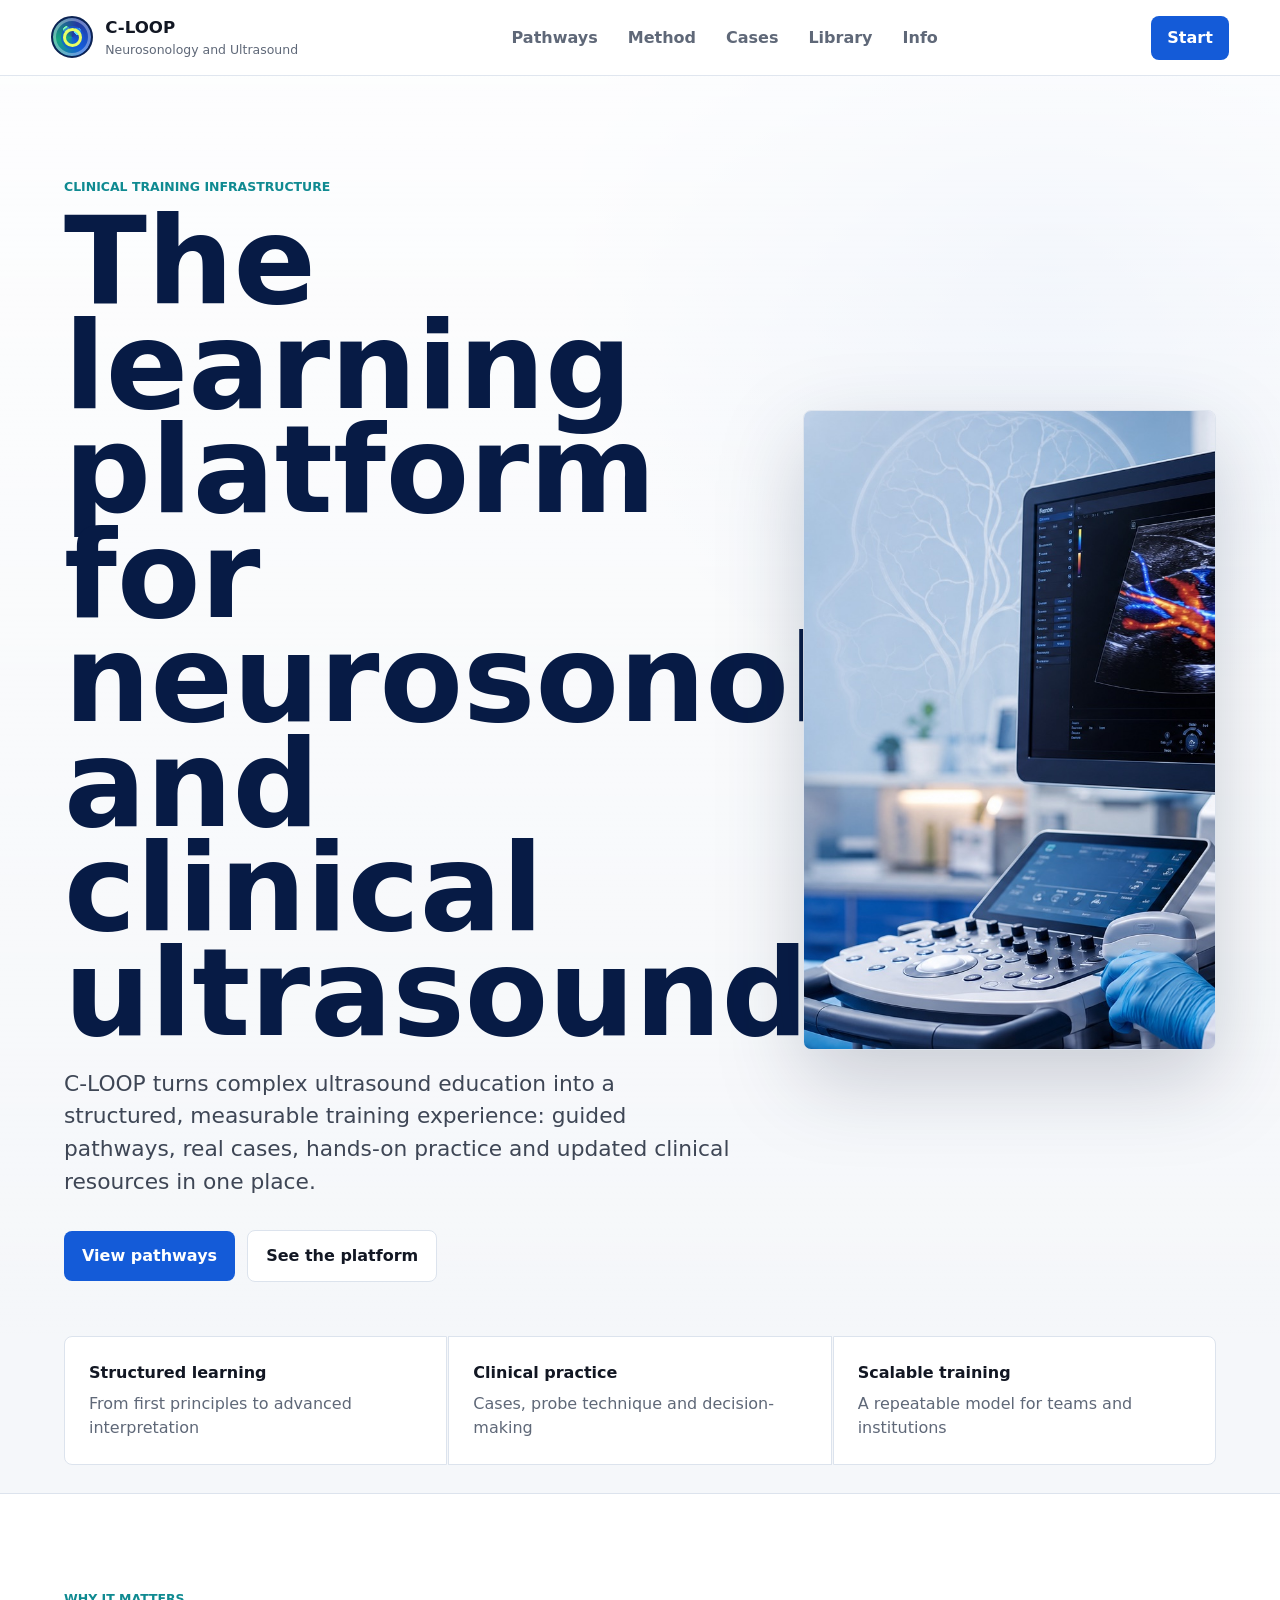
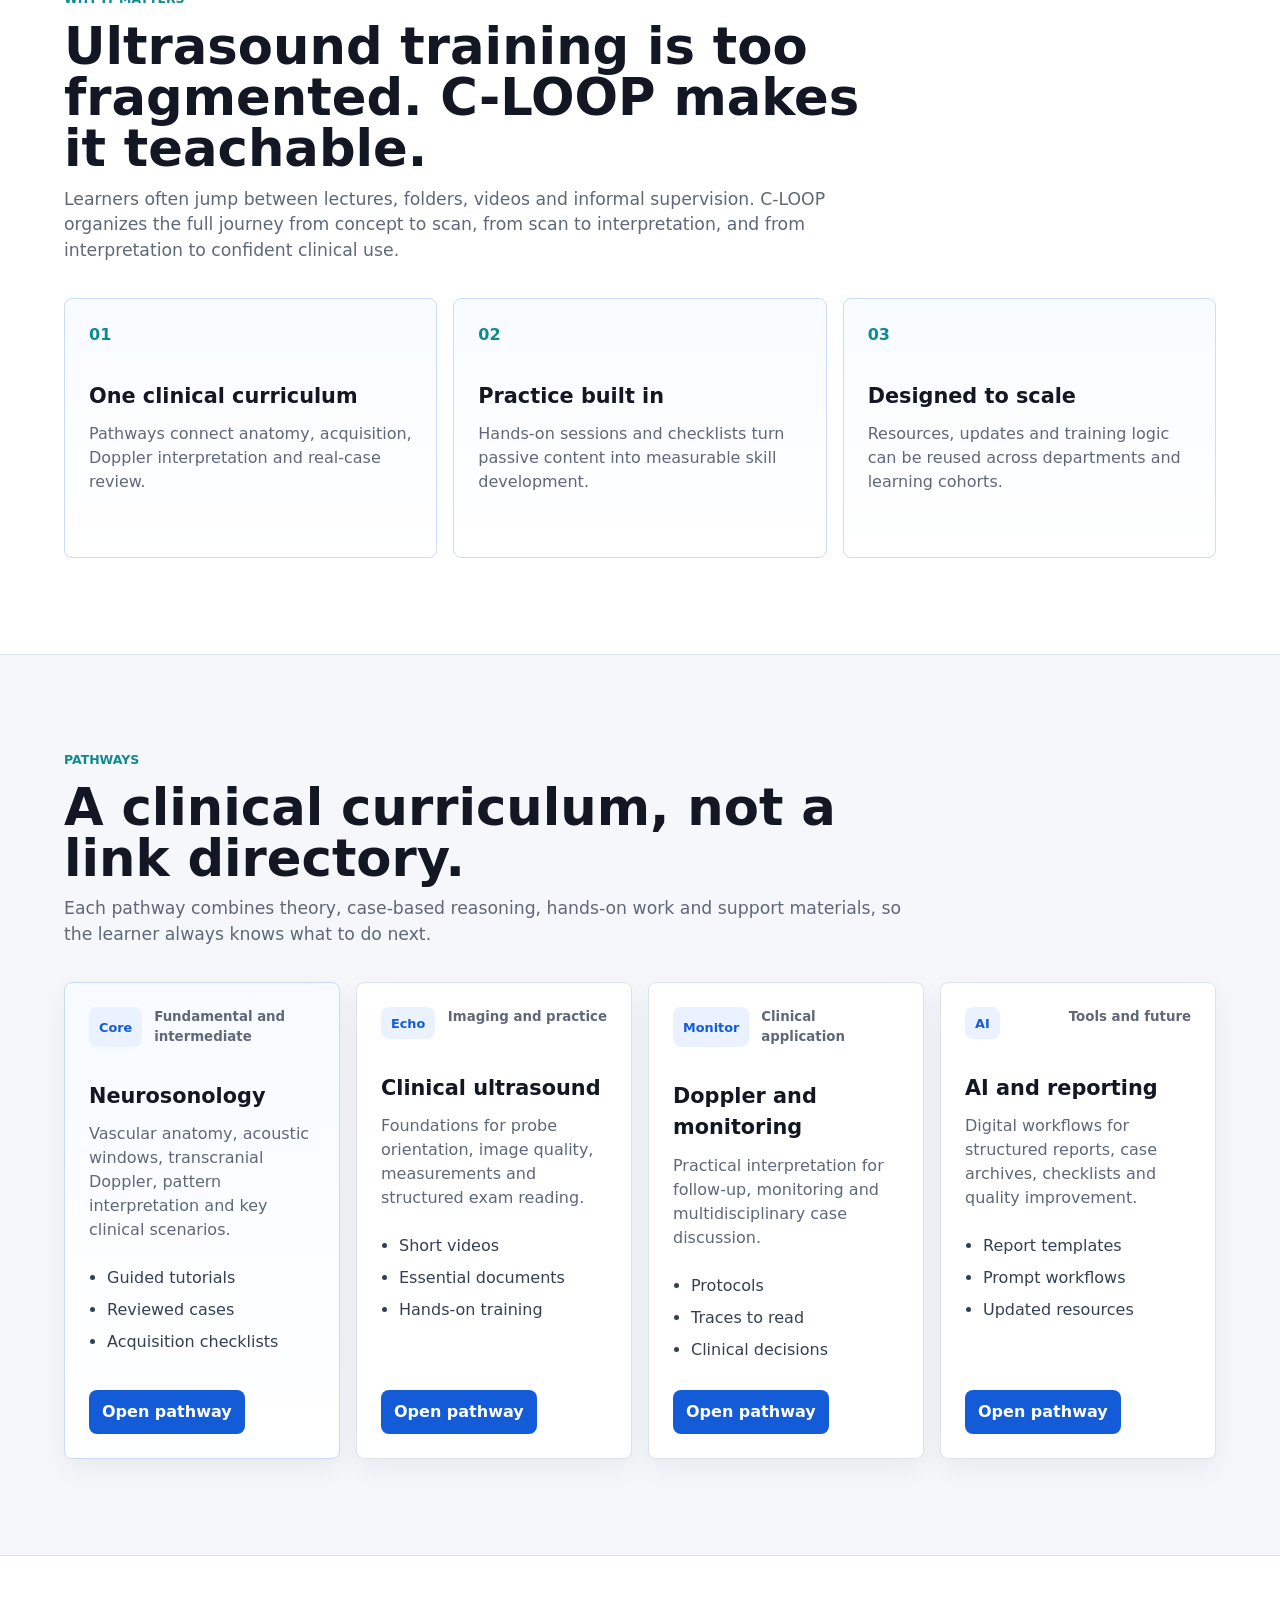
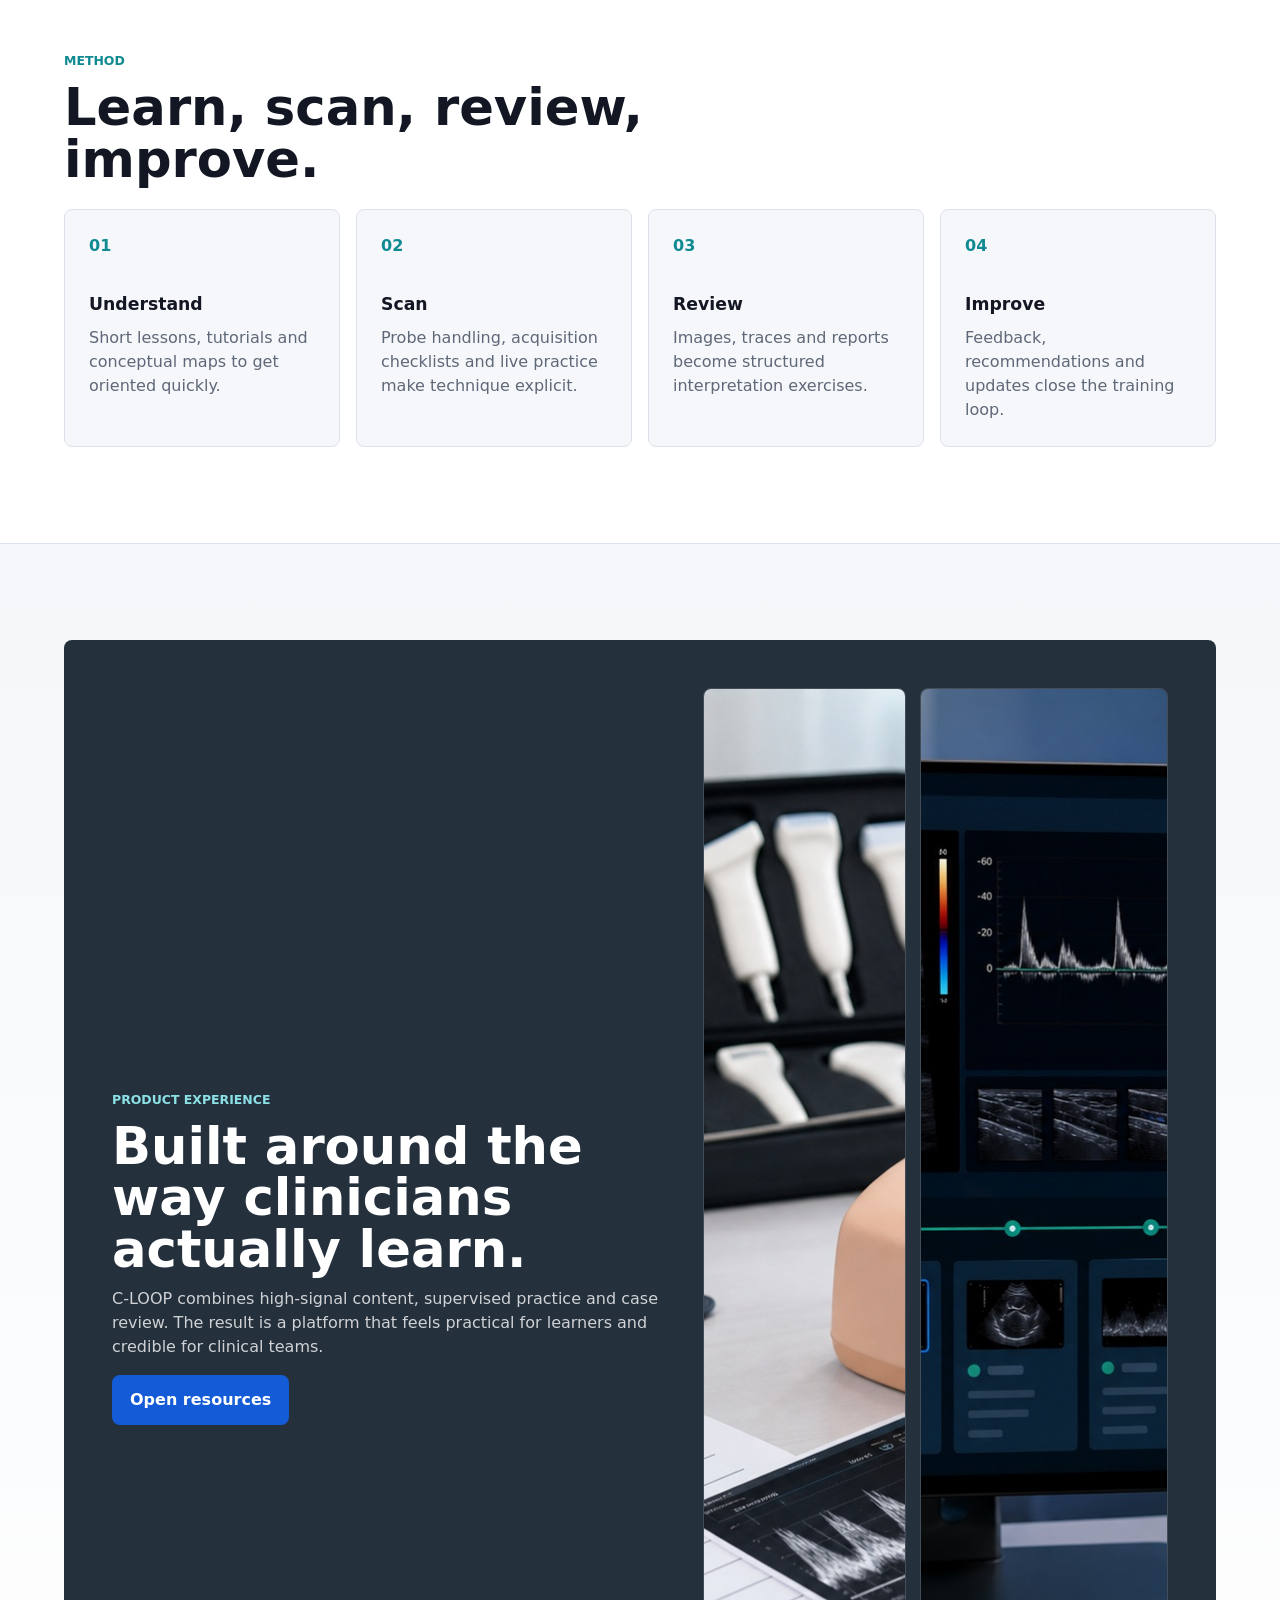
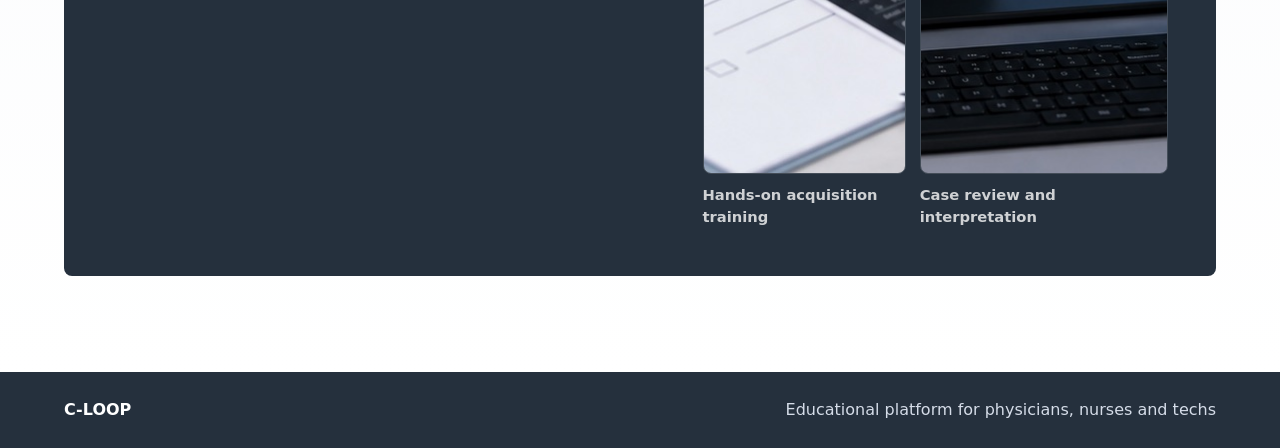
<file: index.html>
<!doctype html>
<html lang="en">
  <head>
    <meta charset="utf-8">
    <meta name="viewport" content="width=device-width, initial-scale=1">
    <title>C-LOOP | Neurosonology and Ultrasound</title>
    <meta
      name="description"
      content="C-LOOP is a clinical learning platform for neurosonology and ultrasound, with guided pathways, practical cases, resources and training."
    >
    <link rel="stylesheet" href="styles.css">
  </head>
  <body>
    <header class="site-header">
      <a class="brand" href="index.html" aria-label="C-LOOP home">
        <span class="brand-mark" aria-hidden="true">
          <span></span>
        </span>
        <span>
          <strong>C-LOOP</strong>
          <small>Neurosonology and Ultrasound</small>
        </span>
      </a>

      <nav class="main-nav" aria-label="Primary navigation">
        <a href="pathways.html">Pathways</a>
        <a href="#method">Method</a>
        <a href="#cases">Cases</a>
        <a href="library.html">Library</a>
        <a href="info.html">Info</a>
      </nav>

      <a class="header-action" href="pathways.html">Start</a>
    </header>

    <main id="top">
      <section class="hero">
        <div class="hero-copy">
          <p class="eyebrow">Clinical training infrastructure</p>
          <h1>The learning platform for neurosonology and clinical ultrasound.</h1>
          <p class="hero-text">
            C-LOOP turns complex ultrasound education into a structured,
            measurable training experience: guided pathways, real cases,
            hands-on practice and updated clinical resources in one place.
          </p>
          <div class="hero-actions">
            <a class="button primary" href="pathways.html">View pathways</a>
            <a class="button secondary" href="#platform">See the platform</a>
          </div>
        </div>

        <figure class="hero-visual">
          <img
            src="assets/hero-neurosonology.jpg"
            width="1586"
            height="992"
            alt="Modern ultrasound workstation with Doppler imaging and neurovascular learning overlay"
            fetchpriority="high"
          >
        </figure>
      </section>

      <section class="value-strip" aria-label="What C-LOOP offers">
        <article>
          <strong>Structured learning</strong>
          <span>From first principles to advanced interpretation</span>
        </article>
        <article>
          <strong>Clinical practice</strong>
          <span>Cases, probe technique and decision-making</span>
        </article>
        <article>
          <strong>Scalable training</strong>
          <span>A repeatable model for teams and institutions</span>
        </article>
      </section>

      <section class="section investor-section" id="platform">
        <div class="section-heading">
          <p class="eyebrow">Why it matters</p>
          <h2>Ultrasound training is too fragmented. C-LOOP makes it teachable.</h2>
          <p>
            Learners often jump between lectures, folders, videos and informal
            supervision. C-LOOP organizes the full journey from concept to scan,
            from scan to interpretation, and from interpretation to confident
            clinical use.
          </p>
        </div>

        <div class="investor-grid">
          <article>
            <span>01</span>
            <h3>One clinical curriculum</h3>
            <p>Pathways connect anatomy, acquisition, Doppler interpretation and real-case review.</p>
          </article>
          <article>
            <span>02</span>
            <h3>Practice built in</h3>
            <p>Hands-on sessions and checklists turn passive content into measurable skill development.</p>
          </article>
          <article>
            <span>03</span>
            <h3>Designed to scale</h3>
            <p>Resources, updates and training logic can be reused across departments and learning cohorts.</p>
          </article>
        </div>
      </section>

      <section class="section" id="pathways">
        <div class="section-heading">
          <p class="eyebrow">Pathways</p>
          <h2>A clinical curriculum, not a link directory.</h2>
          <p>
            Each pathway combines theory, case-based reasoning, hands-on work
            and support materials, so the learner always knows what to do next.
          </p>
        </div>

        <div class="path-grid">
          <article class="path-card featured">
            <div class="path-card-top">
              <span>Core</span>
              <small>Fundamental and intermediate</small>
            </div>
            <h3>Neurosonology</h3>
            <p>
              Vascular anatomy, acoustic windows, transcranial Doppler,
              pattern interpretation and key clinical scenarios.
            </p>
            <ul>
              <li>Guided tutorials</li>
              <li>Reviewed cases</li>
              <li>Acquisition checklists</li>
            </ul>
            <a href="pathways.html#neurosonology">Open pathway</a>
          </article>

          <article class="path-card">
            <div class="path-card-top">
              <span>Echo</span>
              <small>Imaging and practice</small>
            </div>
            <h3>Clinical ultrasound</h3>
            <p>
              Foundations for probe orientation, image quality, measurements
              and structured exam reading.
            </p>
            <ul>
              <li>Short videos</li>
              <li>Essential documents</li>
              <li>Hands-on training</li>
            </ul>
            <a href="pathways.html#ultrasound">Open pathway</a>
          </article>

          <article class="path-card">
            <div class="path-card-top">
              <span>Monitor</span>
              <small>Clinical application</small>
            </div>
            <h3>Doppler and monitoring</h3>
            <p>
              Practical interpretation for follow-up, monitoring and
              multidisciplinary case discussion.
            </p>
            <ul>
              <li>Protocols</li>
              <li>Traces to read</li>
              <li>Clinical decisions</li>
            </ul>
            <a href="pathways.html#doppler">Open pathway</a>
          </article>

          <article class="path-card">
            <div class="path-card-top">
              <span>AI</span>
              <small>Tools and future</small>
            </div>
            <h3>AI and reporting</h3>
            <p>
              Digital workflows for structured reports, case archives,
              checklists and quality improvement.
            </p>
            <ul>
              <li>Report templates</li>
              <li>Prompt workflows</li>
              <li>Updated resources</li>
            </ul>
            <a href="pathways.html#ai">Open pathway</a>
          </article>
        </div>
      </section>

      <section class="section method-section" id="method">
        <div class="section-heading compact">
          <p class="eyebrow">Method</p>
          <h2>Learn, scan, review, improve.</h2>
        </div>

        <ol class="method-steps">
          <li>
            <span>01</span>
            <strong>Understand</strong>
            <p>Short lessons, tutorials and conceptual maps to get oriented quickly.</p>
          </li>
          <li>
            <span>02</span>
            <strong>Scan</strong>
            <p>Probe handling, acquisition checklists and live practice make technique explicit.</p>
          </li>
          <li>
            <span>03</span>
            <strong>Review</strong>
            <p>Images, traces and reports become structured interpretation exercises.</p>
          </li>
          <li>
            <span>04</span>
            <strong>Improve</strong>
            <p>Feedback, recommendations and updates close the training loop.</p>
          </li>
        </ol>
      </section>

      <section class="section case-section" id="cases">
        <div class="case-panel">
          <div>
            <p class="eyebrow">Product experience</p>
            <h2>Built around the way clinicians actually learn.</h2>
            <p>
              C-LOOP combines high-signal content, supervised practice and
              case review. The result is a platform that feels practical for
              learners and credible for clinical teams.
            </p>
            <a class="button primary" href="library.html">Open resources</a>
          </div>
          <div class="case-media-grid" aria-label="Training and case review previews">
            <figure>
              <img
                src="assets/hands-on-training.jpg"
                width="1448"
                height="1086"
                alt="Hands-on ultrasound training with probe and learning tablet"
                loading="lazy"
              >
              <figcaption>Hands-on acquisition training</figcaption>
            </figure>
            <figure>
              <img
                src="assets/case-review-dashboard.jpg"
                width="1449"
                height="1086"
                alt="Clinical ultrasound case review dashboard"
                loading="lazy"
              >
              <figcaption>Case review and interpretation</figcaption>
            </figure>
          </div>
        </div>
      </section>
    </main>

    <footer class="site-footer">
      <strong>C-LOOP</strong>
      <span>Educational platform for physicians, nurses and techs</span>
    </footer>

    <script src="script.js"></script>
  </body>
</html>
</file>
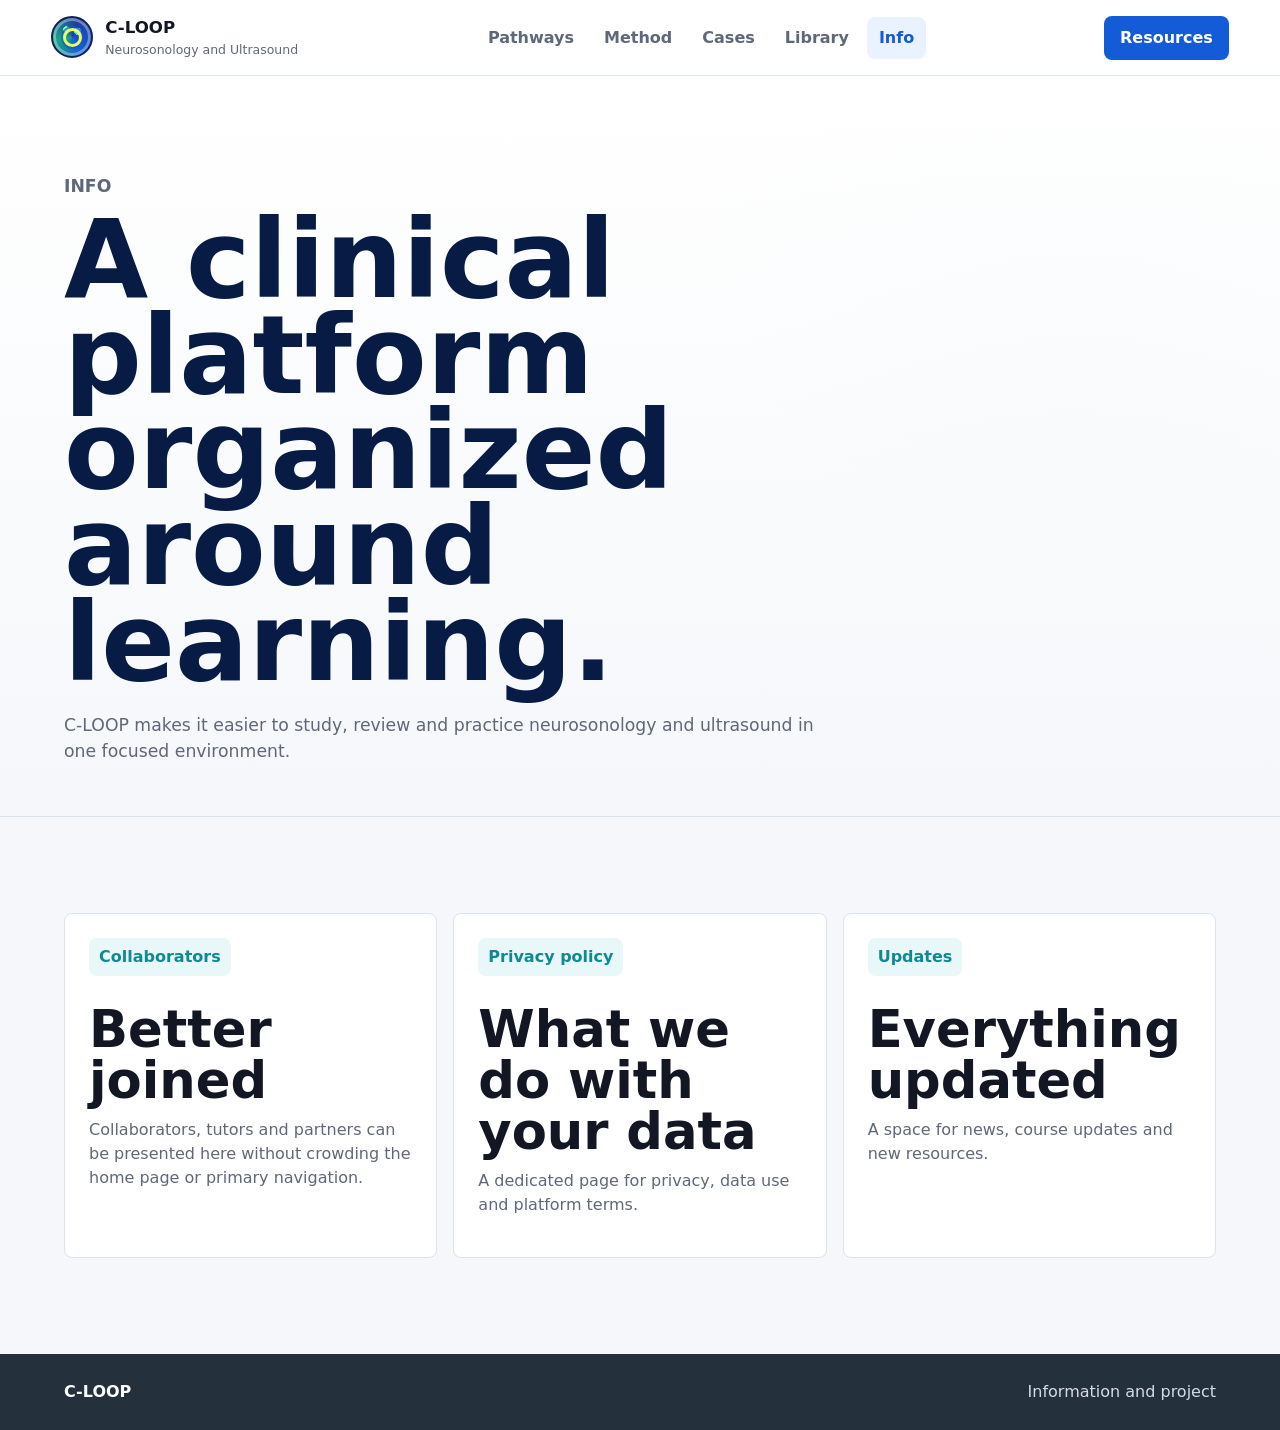
<file: info.html>
<!doctype html>
<html lang="en">
  <head>
    <meta charset="utf-8">
    <meta name="viewport" content="width=device-width, initial-scale=1">
    <title>Info | C-LOOP</title>
    <meta
      name="description"
      content="Information about C-LOOP, collaborators, privacy and platform goals."
    >
    <link rel="stylesheet" href="styles.css">
  </head>
  <body>
    <header class="site-header">
      <a class="brand" href="index.html" aria-label="C-LOOP home">
        <span class="brand-mark" aria-hidden="true"><span></span></span>
        <span>
          <strong>C-LOOP</strong>
          <small>Neurosonology and Ultrasound</small>
        </span>
      </a>
      <nav class="main-nav" aria-label="Primary navigation">
        <a href="pathways.html">Pathways</a>
        <a href="index.html#method">Method</a>
        <a href="index.html#cases">Cases</a>
        <a href="library.html">Library</a>
        <a href="info.html" aria-current="page">Info</a>
      </nav>
      <a class="header-action" href="library.html">Resources</a>
    </header>

    <main>
      <section class="page-hero">
        <p class="eyebrow">Info</p>
        <h1>A clinical platform organized around learning.</h1>
        <p>
          C-LOOP makes it easier to study, review and practice neurosonology and ultrasound in one focused environment.
        </p>
      </section>

      <section class="section info-grid">
        <article>
          <span>Collaborators</span>
          <h2>Better joined</h2>
          <p>
            Collaborators, tutors and partners can be presented here without crowding the home page or primary navigation.
          </p>
        </article>
        <article>
          <span>Privacy policy</span>
          <h2>What we do with your data</h2>
          <p>
            A dedicated page for privacy, data use and platform terms.
          </p>
        </article>
        <article>
          <span>Updates</span>
          <h2>Everything updated</h2>
          <p>
            A space for news, course updates and new resources.
          </p>
        </article>
      </section>
    </main>

    <footer class="site-footer">
      <strong>C-LOOP</strong>
      <span>Information and project</span>
    </footer>
  </body>
</html>
</file>
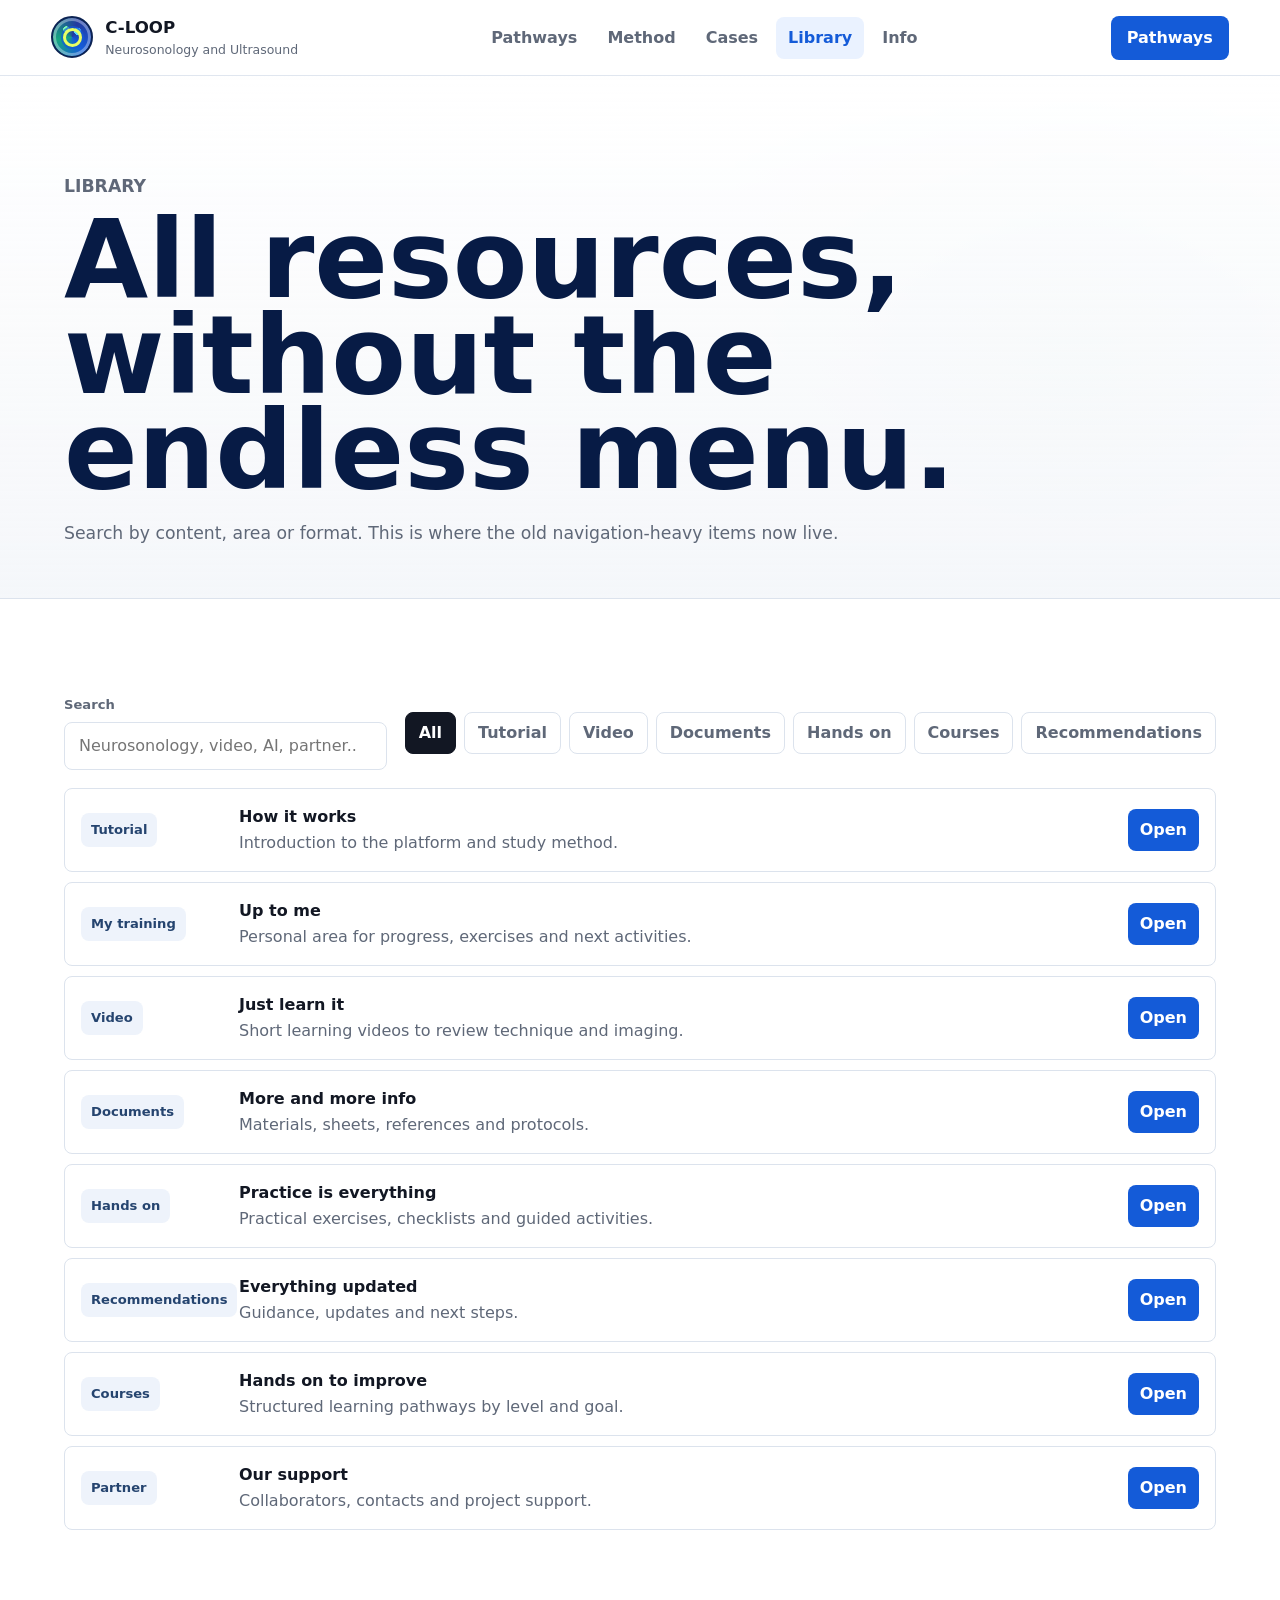
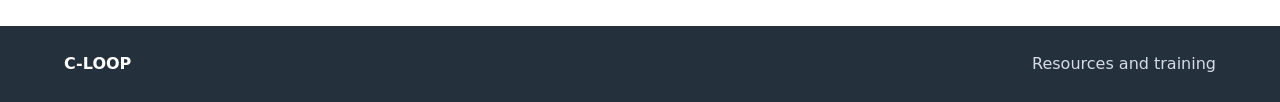
<file: library.html>
<!doctype html>
<html lang="en">
  <head>
    <meta charset="utf-8">
    <meta name="viewport" content="width=device-width, initial-scale=1">
    <title>Library | C-LOOP</title>
    <meta
      name="description"
      content="C-LOOP library with tutorials, videos, documents, hands-on activities, courses, recommendations and partners."
    >
    <link rel="stylesheet" href="styles.css">
  </head>
  <body>
    <header class="site-header">
      <a class="brand" href="index.html" aria-label="C-LOOP home">
        <span class="brand-mark" aria-hidden="true"><span></span></span>
        <span>
          <strong>C-LOOP</strong>
          <small>Neurosonology and Ultrasound</small>
        </span>
      </a>
      <nav class="main-nav" aria-label="Primary navigation">
        <a href="pathways.html">Pathways</a>
        <a href="index.html#method">Method</a>
        <a href="index.html#cases">Cases</a>
        <a href="library.html" aria-current="page">Library</a>
        <a href="info.html">Info</a>
      </nav>
      <a class="header-action" href="pathways.html">Pathways</a>
    </header>

    <main>
      <section class="page-hero">
        <p class="eyebrow">Library</p>
        <h1>All resources, without the endless menu.</h1>
        <p>
          Search by content, area or format. This is where the old navigation-heavy items now live.
        </p>
      </section>

      <section class="section library-section">
        <div class="resource-tools" role="search">
          <label class="search-box">
            <span>Search</span>
            <input id="resourceSearch" type="search" placeholder="Neurosonology, video, AI, partner...">
          </label>
          <div class="filter-tabs" aria-label="Filter resources">
            <button class="active" type="button" data-filter="all">All</button>
            <button type="button" data-filter="tutorial">Tutorial</button>
            <button type="button" data-filter="video">Video</button>
            <button type="button" data-filter="document">Documents</button>
            <button type="button" data-filter="hands">Hands on</button>
            <button type="button" data-filter="course">Courses</button>
            <button type="button" data-filter="recommendation">Recommendations</button>
          </div>
        </div>

        <div class="resource-list" id="resourceList" aria-live="polite">
          <article class="resource-item" data-type="tutorial" data-area="clinical neurosonology">
            <span>Tutorial</span>
            <div>
              <h3>How it works</h3>
              <p>Introduction to the platform and study method.</p>
            </div>
            <a href="#">Open</a>
          </article>
          <article class="resource-item" data-type="training" data-area="clinical">
            <span>My training</span>
            <div>
              <h3>Up to me</h3>
              <p>Personal area for progress, exercises and next activities.</p>
            </div>
            <a href="#">Open</a>
          </article>
          <article class="resource-item" data-type="video" data-area="echo ultrasound">
            <span>Video</span>
            <div>
              <h3>Just learn it</h3>
              <p>Short learning videos to review technique and imaging.</p>
            </div>
            <a href="#">Open</a>
          </article>
          <article class="resource-item" data-type="document" data-area="neurosonology ultrasound echo af imaging ai">
            <span>Documents</span>
            <div>
              <h3>More and more info</h3>
              <p>Materials, sheets, references and protocols.</p>
            </div>
            <a href="#">Open</a>
          </article>
          <article class="resource-item" data-type="hands" data-area="neurosonology ultrasound doppler imaging">
            <span>Hands on</span>
            <div>
              <h3>Practice is everything</h3>
              <p>Practical exercises, checklists and guided activities.</p>
            </div>
            <a href="#">Open</a>
          </article>
          <article class="resource-item" data-type="recommendation" data-area="echo af imaging ai">
            <span>Recommendations</span>
            <div>
              <h3>Everything updated</h3>
              <p>Guidance, updates and next steps.</p>
            </div>
            <a href="#">Open</a>
          </article>
          <article class="resource-item" data-type="course" data-area="neurosonology ultrasound echo af imaging ai">
            <span>Courses</span>
            <div>
              <h3>Hands on to improve</h3>
              <p>Structured learning pathways by level and goal.</p>
            </div>
            <a href="#">Open</a>
          </article>
          <article class="resource-item" data-type="partner" data-area="collaborators clinical">
            <span>Partner</span>
            <div>
              <h3>Our support</h3>
              <p>Collaborators, contacts and project support.</p>
            </div>
            <a href="#">Open</a>
          </article>
        </div>
      </section>
    </main>

    <footer class="site-footer">
      <strong>C-LOOP</strong>
      <span>Resources and training</span>
    </footer>

    <script src="script.js"></script>
  </body>
</html>
</file>
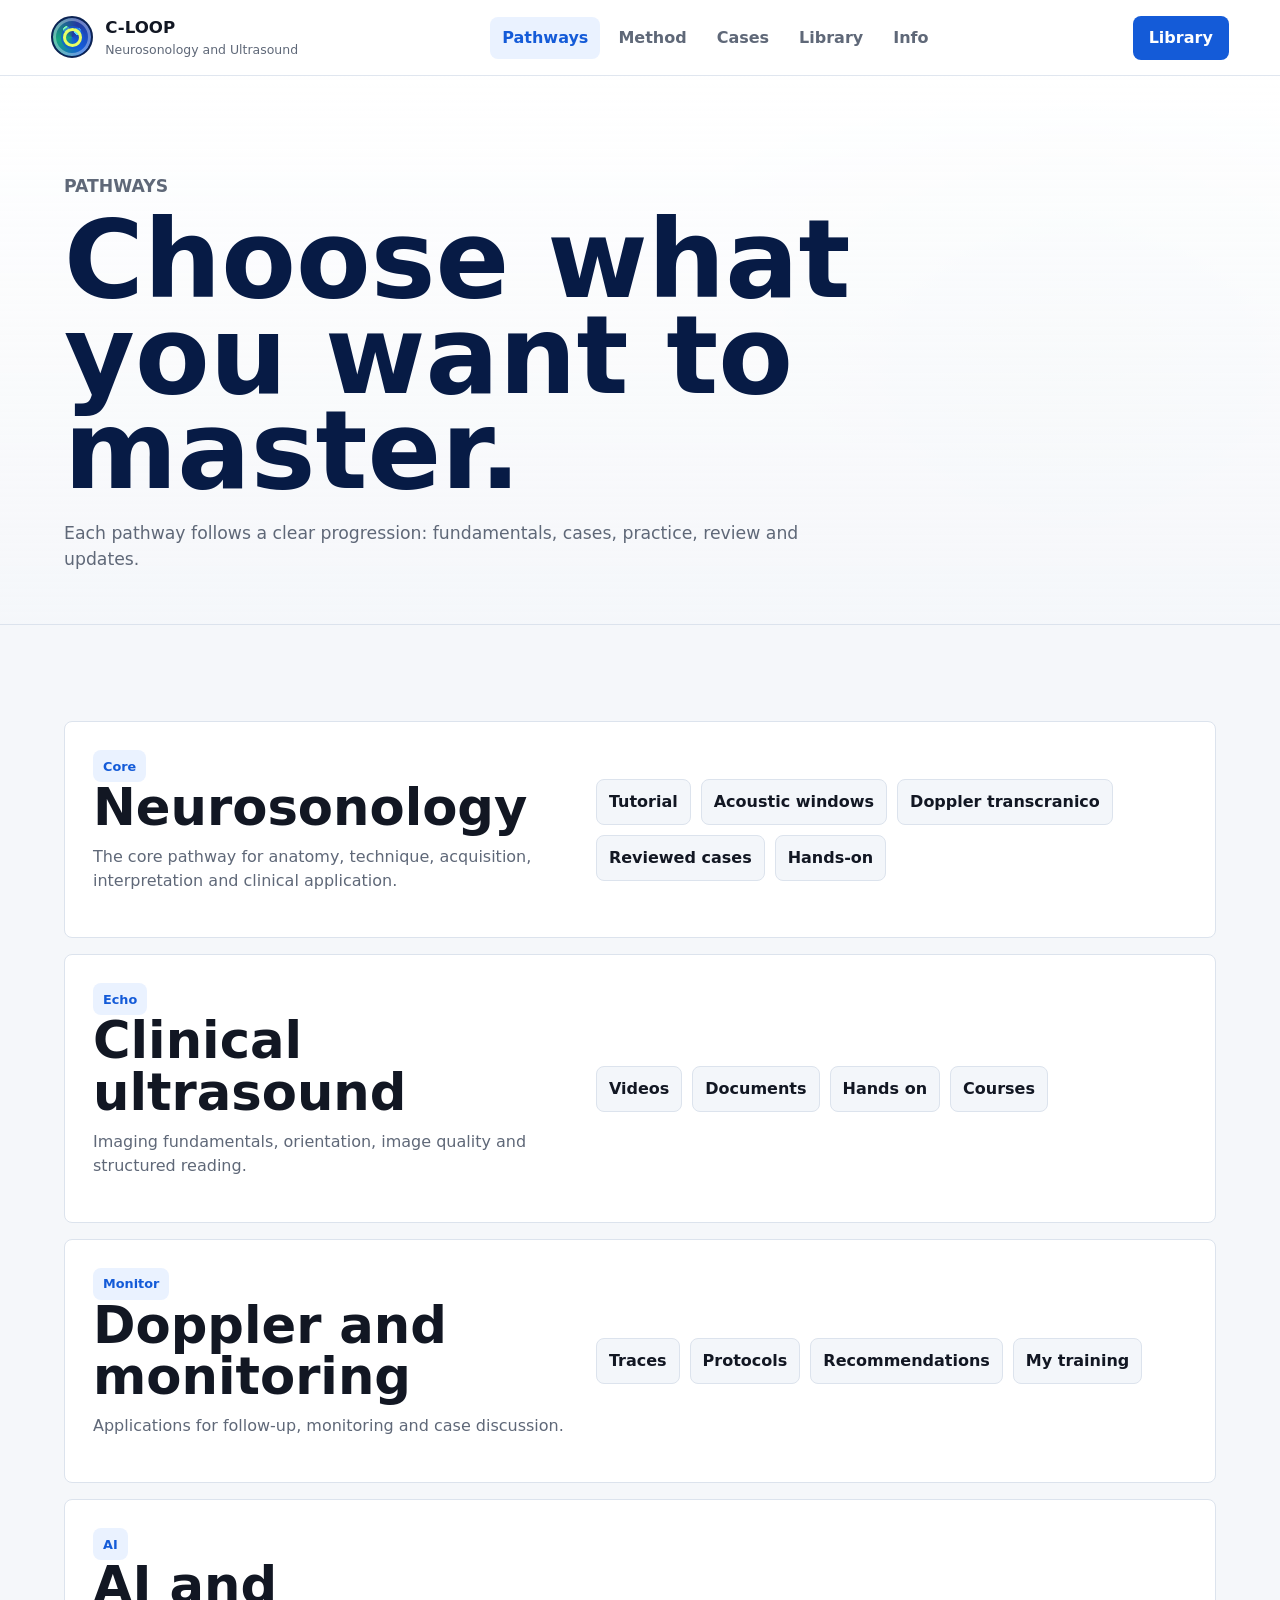
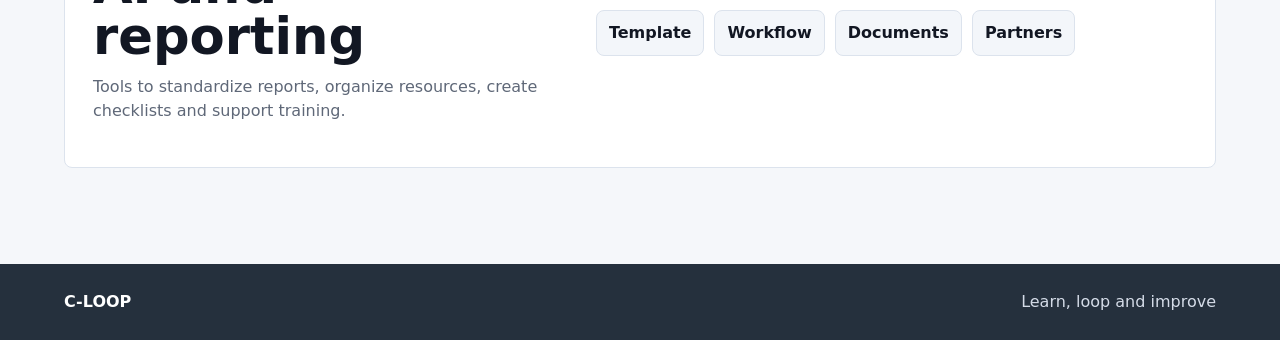
<file: pathways.html>
<!doctype html>
<html lang="en">
  <head>
    <meta charset="utf-8">
    <meta name="viewport" content="width=device-width, initial-scale=1">
    <title>Pathways | C-LOOP</title>
    <meta
      name="description"
      content="C-LOOP pathways for neurosonology, clinical ultrasound, Doppler, monitoring and AI."
    >
    <link rel="stylesheet" href="styles.css">
  </head>
  <body>
    <header class="site-header">
      <a class="brand" href="index.html" aria-label="C-LOOP home">
        <span class="brand-mark" aria-hidden="true"><span></span></span>
        <span>
          <strong>C-LOOP</strong>
          <small>Neurosonology and Ultrasound</small>
        </span>
      </a>
      <nav class="main-nav" aria-label="Primary navigation">
        <a href="pathways.html" aria-current="page">Pathways</a>
        <a href="index.html#method">Method</a>
        <a href="index.html#cases">Cases</a>
        <a href="library.html">Library</a>
        <a href="info.html">Info</a>
      </nav>
      <a class="header-action" href="library.html">Library</a>
    </header>

    <main>
      <section class="page-hero">
        <p class="eyebrow">Pathways</p>
        <h1>Choose what you want to master.</h1>
        <p>
          Each pathway follows a clear progression: fundamentals, cases, practice, review and updates.
        </p>
      </section>

      <section class="section course-detail-list">
        <article class="course-detail" id="neurosonology">
          <div>
            <span class="course-label">Core</span>
            <h2>Neurosonology</h2>
            <p>
              The core pathway for anatomy, technique, acquisition, interpretation and clinical application.
            </p>
          </div>
          <div class="module-list">
            <span>Tutorial</span>
            <span>Acoustic windows</span>
            <span>Doppler transcranico</span>
            <span>Reviewed cases</span>
            <span>Hands-on</span>
          </div>
        </article>

        <article class="course-detail" id="ultrasound">
          <div>
            <span class="course-label">Echo</span>
            <h2>Clinical ultrasound</h2>
            <p>
              Imaging fundamentals, orientation, image quality and structured reading.
            </p>
          </div>
          <div class="module-list">
            <span>Videos</span>
            <span>Documents</span>
            <span>Hands on</span>
            <span>Courses</span>
          </div>
        </article>

        <article class="course-detail" id="doppler">
          <div>
            <span class="course-label">Monitor</span>
            <h2>Doppler and monitoring</h2>
            <p>
              Applications for follow-up, monitoring and case discussion.
            </p>
          </div>
          <div class="module-list">
            <span>Traces</span>
            <span>Protocols</span>
            <span>Recommendations</span>
            <span>My training</span>
          </div>
        </article>

        <article class="course-detail" id="ai">
          <div>
            <span class="course-label">AI</span>
            <h2>AI and reporting</h2>
            <p>
              Tools to standardize reports, organize resources, create checklists and support training.
            </p>
          </div>
          <div class="module-list">
            <span>Template</span>
            <span>Workflow</span>
            <span>Documents</span>
            <span>Partners</span>
          </div>
        </article>
      </section>
    </main>

    <footer class="site-footer">
      <strong>C-LOOP</strong>
      <span>Learn, loop and improve</span>
    </footer>
  </body>
</html>
</file>
<file: styles.css>
:root {
  --bg: #f5f7fa;
  --surface: #ffffff;
  --ink: #121723;
  --muted: #5f6878;
  --line: #dce3ed;
  --blue: #145bd8;
  --blue-dark: #0a2d72;
  --teal: #0f8a91;
  --green: #237a58;
  --violet: #604cc6;
  --amber: #c77a16;
  --slate: #25303d;
  --soft-blue: #eaf2ff;
  --soft-teal: #e8f7f8;
  --soft-green: #edf8f2;
  --soft-violet: #f0edff;
  --shadow: 0 24px 70px rgba(22, 35, 55, 0.14);
}

* {
  box-sizing: border-box;
}

html {
  scroll-behavior: smooth;
}

body {
  margin: 0;
  background: var(--bg);
  color: var(--ink);
  font-family: Inter, ui-sans-serif, system-ui, -apple-system, BlinkMacSystemFont, "Segoe UI", sans-serif;
  line-height: 1.5;
  overflow-x: hidden;
}

a {
  color: inherit;
}

.site-header {
  position: sticky;
  top: 0;
  z-index: 20;
  display: grid;
  grid-template-columns: auto 1fr auto;
  gap: 22px;
  align-items: center;
  min-height: 76px;
  padding: 12px clamp(18px, 4vw, 56px);
  background: rgba(255, 255, 255, 0.92);
  border-bottom: 1px solid rgba(220, 227, 237, 0.88);
  backdrop-filter: blur(18px);
}

.brand,
.main-nav,
.hero-actions,
.value-strip,
.resource-tools,
.filter-tabs,
.site-footer {
  display: flex;
  align-items: center;
}

.brand {
  gap: 12px;
  min-width: 0;
  text-decoration: none;
}

.brand-mark {
  position: relative;
  display: grid;
  width: 42px;
  height: 42px;
  flex: 0 0 auto;
  place-items: center;
  overflow: hidden;
  background:
    radial-gradient(circle at 35% 30%, #7fffb1 0 8%, transparent 9%),
    radial-gradient(circle at 65% 35%, #57d6ff 0 10%, transparent 11%),
    conic-gradient(from 140deg, #145bd8, #16a780, #223a9f, #145bd8);
  border: 2px solid #0c2353;
  border-radius: 50%;
  box-shadow: inset 0 0 0 3px rgba(255, 255, 255, 0.34);
}

.brand-mark span {
  width: 19px;
  height: 19px;
  border: 3px solid #e9ff64;
  border-radius: 50%;
  box-shadow: 0 0 0 2px rgba(20, 91, 216, 0.7);
}

.brand strong,
.brand small {
  display: block;
}

.brand strong {
  font-size: 1.04rem;
}

.brand small {
  color: var(--muted);
  font-size: 0.78rem;
}

.main-nav {
  justify-content: center;
  gap: 6px;
  min-width: 0;
  scrollbar-width: none;
}

.main-nav::-webkit-scrollbar,
.filter-tabs::-webkit-scrollbar,
.value-strip::-webkit-scrollbar {
  display: none;
}

.main-nav a,
.header-action,
.button,
.path-card a,
.resource-item a {
  border-radius: 8px;
  text-decoration: none;
  transition: transform 0.18s ease, background 0.18s ease, border-color 0.18s ease, color 0.18s ease;
}

.main-nav a {
  padding: 9px 12px;
  color: var(--muted);
  font-weight: 760;
}

.main-nav a:hover,
.main-nav a:focus-visible,
.main-nav a[aria-current="page"] {
  background: var(--soft-blue);
  color: var(--blue);
}

.header-action,
.button.primary {
  background: var(--blue);
  color: #fff;
}

.header-action {
  justify-self: end;
  padding: 10px 16px;
  font-weight: 850;
}

.hero {
  display: grid;
  grid-template-columns: minmax(0, 1.08fr) minmax(320px, 0.66fr);
  gap: clamp(30px, 5vw, 76px);
  align-items: center;
  min-height: calc(100vh - 76px);
  padding: clamp(62px, 8vw, 104px) clamp(18px, 5vw, 72px) 54px;
  background:
    linear-gradient(180deg, rgba(255, 255, 255, 0.82), rgba(245, 247, 250, 0)),
    radial-gradient(circle at 82% 14%, rgba(20, 91, 216, 0.13), transparent 32%);
}

.hero-copy {
  max-width: 820px;
}

.eyebrow {
  margin: 0 0 12px;
  color: var(--teal);
  font-size: 0.78rem;
  font-weight: 900;
  letter-spacing: 0;
  text-transform: uppercase;
}

h1,
h2,
h3,
p {
  margin-top: 0;
}

h1 {
  margin-bottom: 22px;
  color: #071b45;
  font-size: clamp(4.1rem, 9.5vw, 9.4rem);
  line-height: 0.86;
  letter-spacing: 0;
}

h2 {
  margin-bottom: 12px;
  font-size: clamp(2rem, 4vw, 4rem);
  line-height: 1;
  letter-spacing: 0;
}

h3 {
  margin-bottom: 10px;
  font-size: 1.3rem;
}

.hero-text {
  max-width: 760px;
  color: #3e4655;
  font-size: clamp(1.08rem, 1.7vw, 1.38rem);
}

.hero-actions {
  flex-wrap: wrap;
  gap: 12px;
  margin-top: 32px;
}

.button {
  display: inline-flex;
  align-items: center;
  justify-content: center;
  min-height: 48px;
  padding: 13px 18px;
  font-weight: 860;
}

.button.secondary {
  border: 1px solid var(--line);
  background: #fff;
}

.button:hover,
.header-action:hover,
.path-card a:hover,
.resource-item a:hover {
  transform: translateY(-2px);
}

.hero-visual {
  margin: 0;
}

.hero-visual img,
.case-media-grid img {
  display: block;
  width: 100%;
  object-fit: cover;
}

.hero-visual img {
  aspect-ratio: 16 / 10;
  max-height: 640px;
  border: 1px solid rgba(220, 227, 237, 0.9);
  border-radius: 8px;
  object-position: 60% center;
  filter: drop-shadow(0 30px 42px rgba(17, 31, 58, 0.2));
}

.value-strip {
  display: grid;
  grid-template-columns: repeat(3, minmax(0, 1fr));
  gap: 1px;
  padding: 0 clamp(18px, 5vw, 72px) 28px;
}

.value-strip article {
  min-height: 120px;
  padding: 24px;
  background: #fff;
  border: 1px solid var(--line);
}

.value-strip article:first-child {
  border-radius: 8px 0 0 8px;
}

.value-strip article:last-child {
  border-radius: 0 8px 8px 0;
}

.value-strip strong,
.value-strip span {
  display: block;
}

.value-strip strong {
  margin-bottom: 7px;
}

.value-strip span {
  color: var(--muted);
}

.section {
  padding: clamp(58px, 8vw, 96px) clamp(18px, 5vw, 72px);
}

.section-heading {
  max-width: 840px;
  margin-bottom: 34px;
}

.section-heading p:not(.eyebrow),
.page-hero p {
  color: var(--muted);
  font-size: 1.08rem;
}

.section-heading.compact {
  margin-bottom: 24px;
}

.investor-section {
  background: #fff;
  border-block: 1px solid var(--line);
}

.investor-grid {
  display: grid;
  grid-template-columns: repeat(3, minmax(0, 1fr));
  gap: 16px;
}

.investor-grid article {
  min-height: 260px;
  padding: 24px;
  background: linear-gradient(180deg, #f8fbff, #fff);
  border: 1px solid #cbdcf7;
  border-radius: 8px;
}

.investor-grid span {
  display: inline-flex;
  margin-bottom: 34px;
  color: var(--teal);
  font-weight: 900;
}

.investor-grid p {
  color: var(--muted);
}

.path-grid {
  display: grid;
  grid-template-columns: repeat(4, minmax(0, 1fr));
  gap: 16px;
}

.path-card {
  display: flex;
  flex-direction: column;
  min-height: 450px;
  padding: 24px;
  background: #fff;
  border: 1px solid var(--line);
  border-radius: 8px;
  box-shadow: 0 10px 28px rgba(22, 35, 55, 0.06);
}

.path-card.featured {
  background: linear-gradient(180deg, #f7fbff, #fff);
  border-color: #c9dbf6;
}

.path-card-top {
  display: flex;
  justify-content: space-between;
  gap: 12px;
  margin-bottom: 34px;
}

.path-card-top span,
.course-label {
  display: inline-flex;
  align-items: center;
  min-height: 32px;
  padding: 6px 10px;
  background: var(--soft-blue);
  border-radius: 8px;
  color: var(--blue);
  font-size: 0.8rem;
  font-weight: 900;
}

.path-card-top small {
  color: var(--muted);
  font-weight: 760;
}

.path-card p {
  color: var(--muted);
}

.path-card ul {
  display: grid;
  gap: 8px;
  margin: 8px 0 28px;
  padding-left: 18px;
  color: #344050;
}

.path-card a {
  display: inline-flex;
  align-items: center;
  justify-content: center;
  width: fit-content;
  min-height: 42px;
  margin-top: auto;
  padding: 10px 13px;
  background: var(--blue);
  color: #fff;
  font-weight: 850;
}

.method-section {
  background: #fff;
  border-block: 1px solid var(--line);
}

.method-steps {
  display: grid;
  grid-template-columns: repeat(4, minmax(0, 1fr));
  gap: 16px;
  margin: 0;
  padding: 0;
  list-style: none;
}

.method-steps li {
  min-height: 230px;
  padding: 24px;
  background: var(--bg);
  border: 1px solid var(--line);
  border-radius: 8px;
}

.method-steps span {
  display: inline-block;
  margin-bottom: 34px;
  color: var(--teal);
  font-weight: 900;
}

.method-steps strong {
  display: block;
  margin-bottom: 8px;
  font-size: 1.08rem;
}

.method-steps p {
  margin-bottom: 0;
  color: var(--muted);
}

.case-section {
  background: linear-gradient(180deg, var(--bg), #fff);
}

.case-panel {
  display: grid;
  grid-template-columns: minmax(0, 0.9fr) minmax(320px, 0.75fr);
  gap: 32px;
  align-items: center;
  padding: clamp(28px, 5vw, 48px);
  background: var(--slate);
  border-radius: 8px;
  color: #fff;
}

.case-panel p {
  color: rgba(255, 255, 255, 0.78);
}

.case-panel .eyebrow {
  color: #8be1e5;
}

.case-list {
  display: grid;
  gap: 12px;
}

.case-media-grid {
  display: grid;
  grid-template-columns: 0.9fr 1.1fr;
  gap: 14px;
}

.case-media-grid figure {
  min-width: 0;
  margin: 0;
}

.case-media-grid img {
  aspect-ratio: 4 / 3;
  border: 1px solid rgba(255, 255, 255, 0.14);
  border-radius: 8px;
}

.case-media-grid figcaption {
  margin-top: 10px;
  color: rgba(255, 255, 255, 0.78);
  font-size: 0.92rem;
  font-weight: 760;
}

.case-list article {
  padding: 18px;
  background: rgba(255, 255, 255, 0.09);
  border: 1px solid rgba(255, 255, 255, 0.14);
  border-radius: 8px;
}

.case-list span,
.case-list strong {
  display: block;
}

.case-list span {
  color: #a7d8ff;
  font-size: 0.82rem;
  font-weight: 900;
}

.page-hero {
  padding: clamp(58px, 8vw, 98px) clamp(18px, 5vw, 72px) 34px;
  background:
    linear-gradient(180deg, #fff, rgba(245, 247, 250, 0.72)),
    radial-gradient(circle at 84% 20%, rgba(15, 138, 145, 0.12), transparent 30%);
  border-bottom: 1px solid var(--line);
}

.page-hero h1 {
  max-width: 1000px;
  font-size: clamp(4rem, 8.5vw, 8.2rem);
  line-height: 0.88;
}

.page-hero p {
  max-width: 780px;
}

.course-detail-list {
  display: grid;
  gap: 16px;
}

.course-detail {
  display: grid;
  grid-template-columns: minmax(0, 0.8fr) minmax(320px, 1fr);
  gap: 30px;
  align-items: center;
  padding: 28px;
  background: #fff;
  border: 1px solid var(--line);
  border-radius: 8px;
}

.course-detail p {
  color: var(--muted);
}

.module-list {
  display: flex;
  flex-wrap: wrap;
  gap: 10px;
}

.module-list span {
  min-height: 42px;
  padding: 10px 12px;
  background: #f3f6fa;
  border: 1px solid var(--line);
  border-radius: 8px;
  font-weight: 820;
}

.library-section {
  background: #fff;
}

.resource-tools {
  justify-content: space-between;
  gap: 18px;
  margin-bottom: 18px;
}

.search-box {
  flex: 1;
  max-width: 520px;
}

.search-box span {
  display: block;
  margin-bottom: 7px;
  color: var(--muted);
  font-size: 0.82rem;
  font-weight: 850;
}

.search-box input {
  width: 100%;
  min-height: 48px;
  padding: 0 14px;
  border: 1px solid var(--line);
  border-radius: 8px;
  color: var(--ink);
  font: inherit;
}

.filter-tabs {
  flex-wrap: wrap;
  justify-content: flex-end;
  gap: 8px;
}

.filter-tabs button {
  min-height: 42px;
  padding: 0 13px;
  border: 1px solid var(--line);
  border-radius: 8px;
  background: #fff;
  color: var(--muted);
  cursor: pointer;
  font: inherit;
  font-weight: 820;
}

.filter-tabs button.active {
  background: var(--ink);
  color: #fff;
  border-color: var(--ink);
}

.resource-list {
  display: grid;
  gap: 10px;
}

.resource-item {
  display: grid;
  grid-template-columns: 140px 1fr auto;
  gap: 18px;
  align-items: center;
  padding: 16px;
  border: 1px solid var(--line);
  border-radius: 8px;
}

.resource-item > span {
  width: fit-content;
  padding: 7px 10px;
  background: #eef3fb;
  border-radius: 8px;
  color: #25446f;
  font-size: 0.82rem;
  font-weight: 850;
}

.resource-item h3 {
  margin-bottom: 2px;
  font-size: 1rem;
}

.resource-item p {
  margin-bottom: 0;
  color: var(--muted);
}

.resource-item a {
  padding: 9px 12px;
  background: var(--blue);
  color: #fff;
  font-weight: 850;
}

.resource-item.is-hidden {
  display: none;
}

.info-grid {
  display: grid;
  grid-template-columns: repeat(3, minmax(0, 1fr));
  gap: 16px;
}

.info-grid article {
  min-height: 260px;
  padding: 24px;
  background: #fff;
  border: 1px solid var(--line);
  border-radius: 8px;
}

.info-grid span {
  display: inline-flex;
  margin-bottom: 28px;
  padding: 7px 10px;
  background: var(--soft-teal);
  border-radius: 8px;
  color: var(--teal);
  font-weight: 900;
}

.info-grid p {
  color: var(--muted);
}

.site-footer {
  justify-content: space-between;
  gap: 18px;
  padding: 26px clamp(18px, 5vw, 72px);
  background: var(--slate);
  color: #fff;
}

.site-footer span {
  color: #d5dce8;
}

@media (max-width: 1120px) {
  .site-header {
    grid-template-columns: 1fr auto;
  }

  .main-nav {
    grid-column: 1 / -1;
    justify-content: flex-start;
    overflow-x: auto;
  }

  .hero,
  .path-grid,
  .method-steps,
  .case-panel,
  .course-detail,
  .info-grid,
  .investor-grid {
    grid-template-columns: 1fr;
  }

  .hero {
    min-height: auto;
    padding-top: 56px;
  }

  .hero-visual img {
    max-height: 520px;
  }

  .path-grid,
  .investor-grid {
    grid-template-columns: repeat(2, minmax(0, 1fr));
  }

  .method-steps {
    grid-template-columns: repeat(2, minmax(0, 1fr));
  }
}

@media (max-width: 720px) {
  .site-header {
    position: sticky;
    grid-template-columns: 1fr;
    gap: 10px;
    min-height: auto;
    padding: 10px 14px 12px;
  }

  .header-action {
    display: none;
  }

  .brand {
    width: 100%;
  }

  .brand-mark {
    width: 36px;
    height: 36px;
  }

  .brand-mark span {
    width: 16px;
    height: 16px;
  }

  .brand strong {
    font-size: 1rem;
  }

  .brand small {
    display: none;
  }

  .main-nav {
    grid-column: auto;
    justify-content: flex-start;
    width: calc(100vw - 28px);
    margin-inline: -2px;
    padding-bottom: 2px;
    overflow-x: auto;
    -webkit-overflow-scrolling: touch;
  }

  .main-nav a {
    flex: 0 0 auto;
    min-height: 40px;
    padding: 9px 12px;
    background: #f3f6fa;
    color: #344050;
  }

  .hero {
    gap: 24px;
    padding: 38px 16px 26px;
  }

  h1 {
    margin-bottom: 18px;
    font-size: clamp(2.55rem, 10.8vw, 3.7rem);
    line-height: 0.96;
    overflow-wrap: anywhere;
  }

  h2 {
    font-size: clamp(1.8rem, 8.2vw, 2.55rem);
    line-height: 1.02;
  }

  .hero-text,
  .section-heading p:not(.eyebrow),
  .page-hero p {
    font-size: 1rem;
  }

  .hero-actions,
  .resource-tools {
    align-items: stretch;
    flex-direction: column;
  }

  .button,
  .search-box {
    width: 100%;
    max-width: none;
  }

  .hero-visual {
    order: -1;
  }

  .hero-visual img {
    max-height: 240px;
    object-position: 68% center;
  }

  .value-strip {
    display: grid;
    grid-auto-columns: minmax(245px, 82vw);
    grid-auto-flow: column;
    grid-template-columns: none;
    gap: 10px;
    overflow-x: auto;
    padding: 0 16px 26px;
    scroll-snap-type: x mandatory;
    -webkit-overflow-scrolling: touch;
  }

  .value-strip article,
  .value-strip article:first-child,
  .value-strip article:last-child {
    min-height: 116px;
    padding: 18px;
    border-radius: 8px;
    scroll-snap-align: start;
  }

  .section {
    padding: 48px 16px;
  }

  .section-heading {
    margin-bottom: 24px;
  }

  .path-grid,
  .method-steps,
  .case-panel,
  .course-detail,
  .info-grid,
  .investor-grid,
  .case-media-grid {
    grid-template-columns: 1fr;
  }

  .path-card {
    min-height: auto;
    padding: 20px;
  }

  .investor-grid article {
    min-height: auto;
    padding: 20px;
  }

  .investor-grid span {
    margin-bottom: 22px;
  }

  .path-card-top {
    align-items: flex-start;
    flex-direction: column;
    margin-bottom: 26px;
  }

  .path-card ul {
    margin-bottom: 22px;
  }

  .path-card a,
  .resource-item a {
    width: 100%;
  }

  .method-steps li {
    min-height: auto;
    padding: 20px;
  }

  .method-steps span {
    margin-bottom: 22px;
  }

  .case-panel {
    gap: 24px;
    padding: 24px 18px;
  }

  .case-media-grid {
    gap: 18px;
  }

  .case-media-grid figcaption {
    font-size: 0.88rem;
  }

  .page-hero {
    padding: 44px 16px 28px;
  }

  .page-hero h1 {
    font-size: clamp(2.45rem, 10vw, 3.55rem);
    line-height: 0.98;
    overflow-wrap: anywhere;
  }

  .course-detail {
    gap: 20px;
    padding: 20px;
  }

  .module-list span {
    width: 100%;
  }

  .filter-tabs {
    flex-wrap: nowrap;
    justify-content: flex-start;
    overflow-x: auto;
    padding-bottom: 4px;
    -webkit-overflow-scrolling: touch;
  }

  .filter-tabs button {
    flex: 0 0 auto;
  }

  .resource-item {
    grid-template-columns: 1fr;
    gap: 12px;
  }

  .resource-item > span {
    max-width: 100%;
  }

  .site-footer {
    align-items: flex-start;
    flex-direction: column;
    padding: 24px 16px;
  }
}

@media (max-width: 390px) {
  .hero {
    padding-top: 32px;
  }

  h1 {
    font-size: clamp(2.35rem, 10vw, 3.15rem);
  }

  .page-hero h1 {
    font-size: clamp(2.25rem, 9.4vw, 3rem);
  }

  .button {
    padding-inline: 14px;
  }

  .hero-visual img {
    max-height: 210px;
  }
}
</file>
